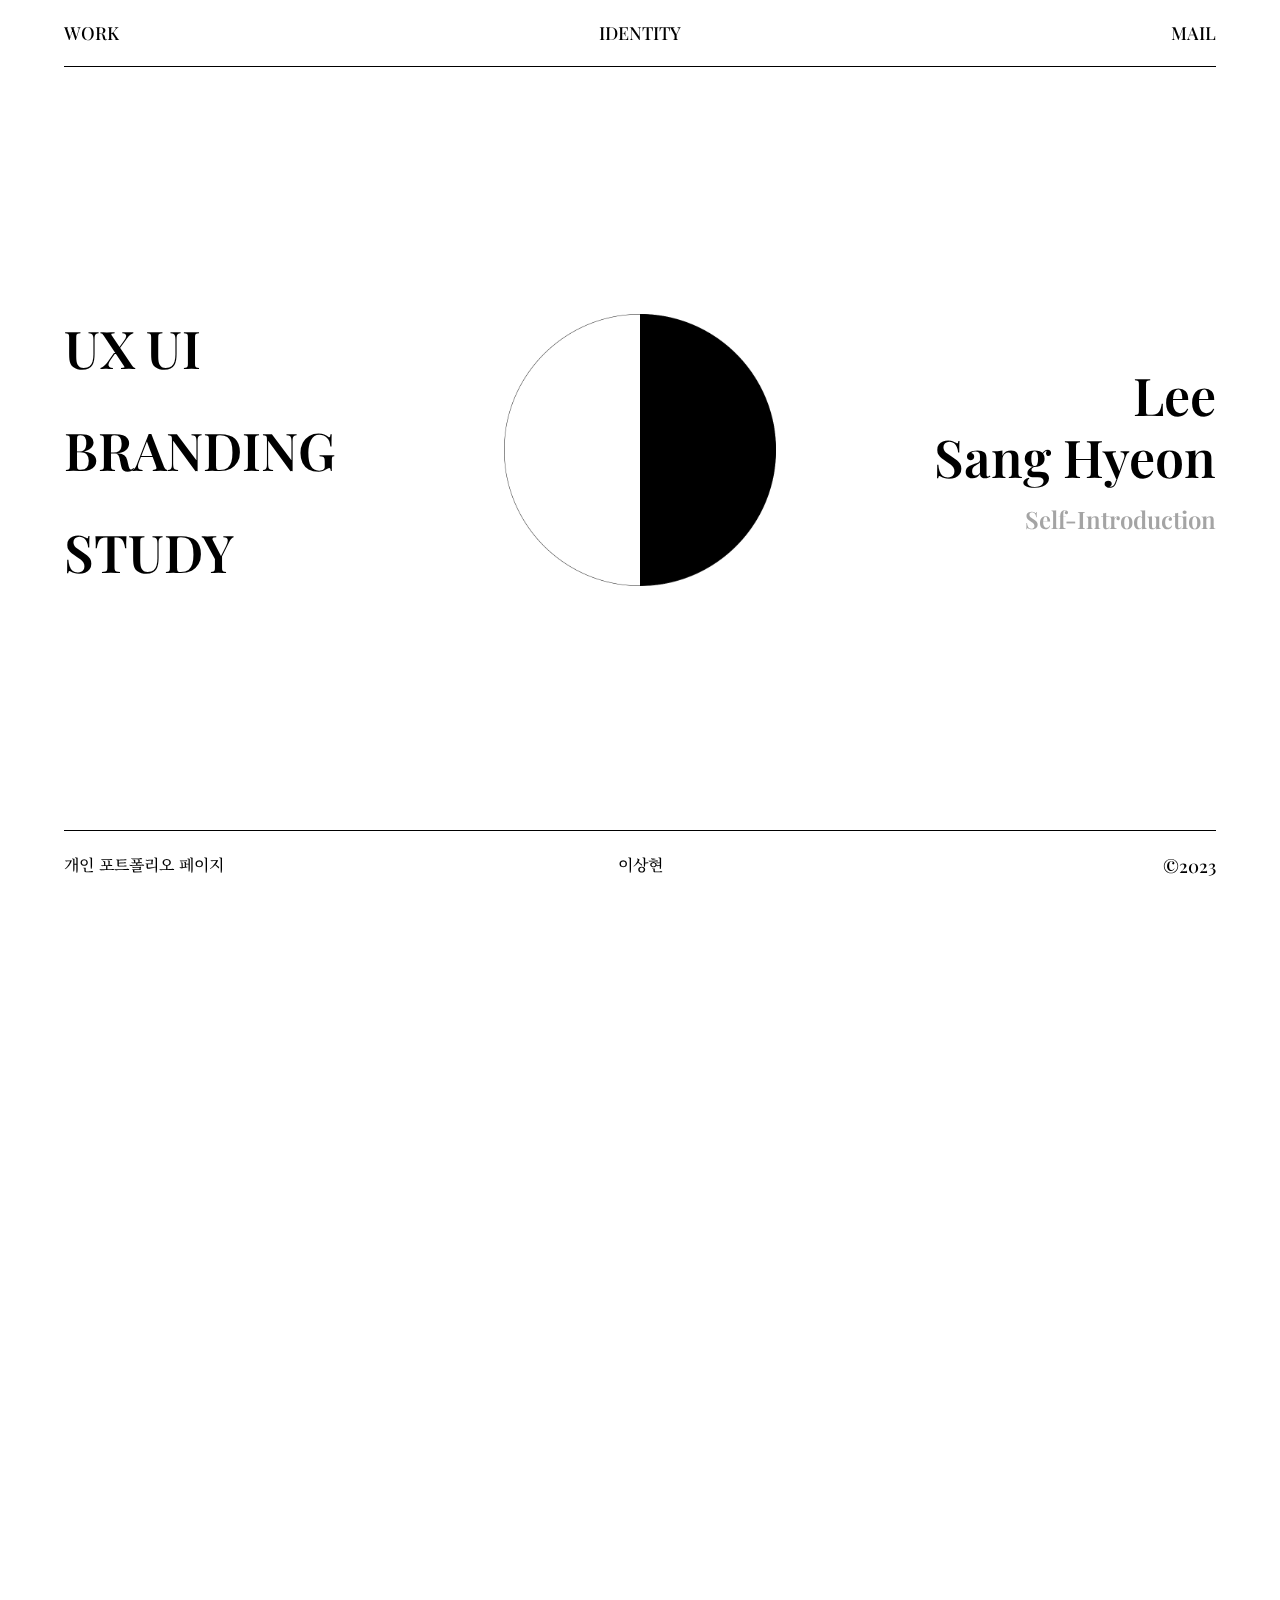
<file: index.html>
<!DOCTYPE html>
<html lang="ko">

<head>
    <meta charset="UTF-8">
    <meta http-equiv="X-UA-Compatible" content="IE=edge">
    <meta name="viewport" content="width=device-width, initial-scale=1.0">
    <title>microleesh</title>
    <!-- 
        작성해야할 css
        1. reset 파일
        2. maindesign 파일 - 이름 microleesh.css로 작성하기 
    -->
    <link rel="stylesheet" href="./css/m_default.css">
    <link rel="stylesheet" href="./css/microleesh.css">
    <link rel="stylesheet" href="./css/page.css">
    <script src="./js/match2.js"></script>
    <script type="module" src="./js/main.js"></script>
</head>

<body>
    <!--
          체크리스트
          1. html, css 유효성, 최적화 검사.
          2. hide - 접근성 준수했는가.
          3. 호환성()
        -->
    <div class="container">
        <h1 class="hide">이상현 포트폴리오 페이지</h1>
        <header>
            <h2 class="hide">포트폴리오 상단 메뉴</h2>
            <nav class="header-nav">
                <ul class="header-nav-links clear">
                    <li class="header-nav-item pc"><a href="#" data-link = "0">WORK</a></li>
                    <li class="header-nav-item mobile"><a href="#" data-link = "1">MENU</a></li>
                    <li class="header-nav-item"><a href="#" data-link="2">IDENTITY</a></li>
                    <li class="header-nav-item"><a href="#" data-link="3">MAIL</a></li>
                </ul>
            </nav>
        </header>

        <div class="menu mobile">
            <h2 class="hide">portfolio 메뉴</h2>
            <div class="back">
                    <h3><a href="#">MENU</a></h3>
                    <ul class="main-nav-links">
                        <li class="main-nav-item"><a href="#" data-menu = "uxui">UX UI</a></li>
                        <li class="main-nav-item"><a href="#" data-menu = "branding">BRANDING</a></li>
                        <li class="main-nav-item"><a href="#" data-menu = "study">STUDY</a></li>
                        <li class="main-nav-item"><a href="#" data-menu = "self">Lee<br>Sang Hyeon<span>Self-Introduction</span></a></li>
                    </ul>
            </div>
        </div><!-- menu click 했을때 768, mobile에서만 보이게 -->

        <div class="identity">
            <h2 class="hide">identity 소개글</h2>
            <div class="back">
                <h3><a href="#">IDENTITY</a></h3>
                <strong>Microscope</strong>
                <p>빛의 삼원색인 RGB와 잉크의 네가지 색인 CMYK <br>화이트와 블랙. 단순해 보이는 이 색상들은 알고 보면 다양한 색의 혼합입니다. <br>무채색 안에 모여있는 다양한 색을 볼
                    수 있는 현미경과 눈동자를 형상화했습니다. <br><br>대상을 바라볼 때 자세하게 그것의 색과 아름다움을 <br>찾을 수 있는 디자이너라는 뜻을 담고 있습니다.</p>
            </div>
        </div><!-- identity 클릭했을때-->

        <div class="uxui" data-main="false">
            <h2 class="hide">uxui</h2>
            <div class="back">
                <h3><a href="#">MENU</a></h3>
                <h3><a href="#">WORK</a></h3>
                <strong>UX UI</strong>
                <div class="list-container">
                    <a href="#" class="list-box">
                        <div>
                            <h4>disney</h4>
                        </div>
                    </a>
                    <a href="#" class="list-box">
                        <div>
                            <h4>disney</h4>
                        </div>
                    </a>
                </div>
            </div>
        </div><!-- ux ui -->

        <div class="branding" data-main="false">
            <h2 class="hide">branding</h2>
            <div class="back">
                <h3><a href="#">MENU</a></h3>
                <h3><a href="#">WORK</a></h3>
                <strong>BRANDING</strong>
                <div class="list-container2">
                    <div class="list-box">
                        <a href="./tascoPage.html">
                            <h4 class="hide">SCK</h4>
                        </a>
                    </div>
                    <div class="list-box">
                        <a href="./tascoPage.html">
                            <h4 class="hide">전원공간</h4>
                        </a>
                    </div>
                    <div class="list-box">
                        <a href="./tascoPage.html">
                            <h4 class="hide">사천도서관</h4>
                        </a>
                    </div>
                    <div class="list-box">
                        <a href="./tascoPage.html">
                            <h4 class="hide">Dunngun</h4>
                        </a>
                    </div>
                    <div class="list-box">
                        <a class="tasco" href="./tascoPage.html">
                            <h4 class="hide">TASCO</h4>
                        </a>
                    </div>
                </div>
            </div>
        </div><!-- branding -->

        <div class="study" data-main="false">
            <h2 class="hide">study</h2>
            <div class="back">
                <h3><a href="#">MENU</a></h3>
                <h3><a href="#">WORK</a></h3>
                <strong>STUDY</strong>
                <div class="list-container">
                    <a href="#" class="list-box">
                        <div>
                            <h4>github</h4>
                        </div>
                    </a>
                </div>
            </div>
        </div><!-- study -->

        <div class="leesanghyeon" data-main="false">
            <h2 class="hide">leesanghyeon</h2>
            <div class="back">
                <h3><a href="#">MENU</a></h3>
                <h3><a href="#">이상현</a></h3>
                <strong>Lee Sang Hyeon</strong>
                <div class="list-container3">
                    <a href="#"  class="list-box">
                        <div>
                            <h4>이력서 CV</h4>
                        </div>
                    </a>
                    <a href="#"  class="list-box">
                        <div>
                            <h4>자기소개서</h4>
                        </div>
                    </a>
                </div>
            </div>
        </div><!-- sanghyeon -->

        <section class="main-visual">
            <h2 class="hide">작품 및 자기소개 메뉴</h2>
            <nav class="main-nav">
                <ul class="main-nav-links">
                    <li class="main-nav-item"><a href="#" data-menu="uxui">UX UI</a></li>
                    <li class="main-nav-item"><a href="#" data-menu="branding">BRANDING</a></li>
                    <li class="main-nav-item"><a href="#" data-menu="study">STUDY</a></li>
                    <li class="main-nav-item">
                        <a href="#" data-menu="self">
                            <span>Lee</span>
                            <span>Sang Hyeon</span>
                            <span>Self-Introduction</span>
                        </a>
                    </li>
                </ul>
            </nav>
            <!--a tag div로 감싸야하는지 css 해보고 판단. -->
            <a href="#" class="main-identity">
                <span class="hide">개인 아이덴티티 로고</span>
                <img src="./img/microleesh/microleesh-logo.png" alt="microleeshlogo">
            </a>
        </section>

        <footer>
            <h2 class="hide">하단 페이지 소개글</h2>
            <div class="footer-indicate">
                <ul class="footer-indicate-list clear">
                    <li class="footer-indicate-item">개인 포트폴리오 페이지</li>
                    <li class="footer-indicate-item">이상현</li>
                    <li class="footer-indicate-item">©2023</li>
                </ul>
            </div>
        </footer>
    </div><!-- container -->

  
   
    
</body>

</html>
</file>
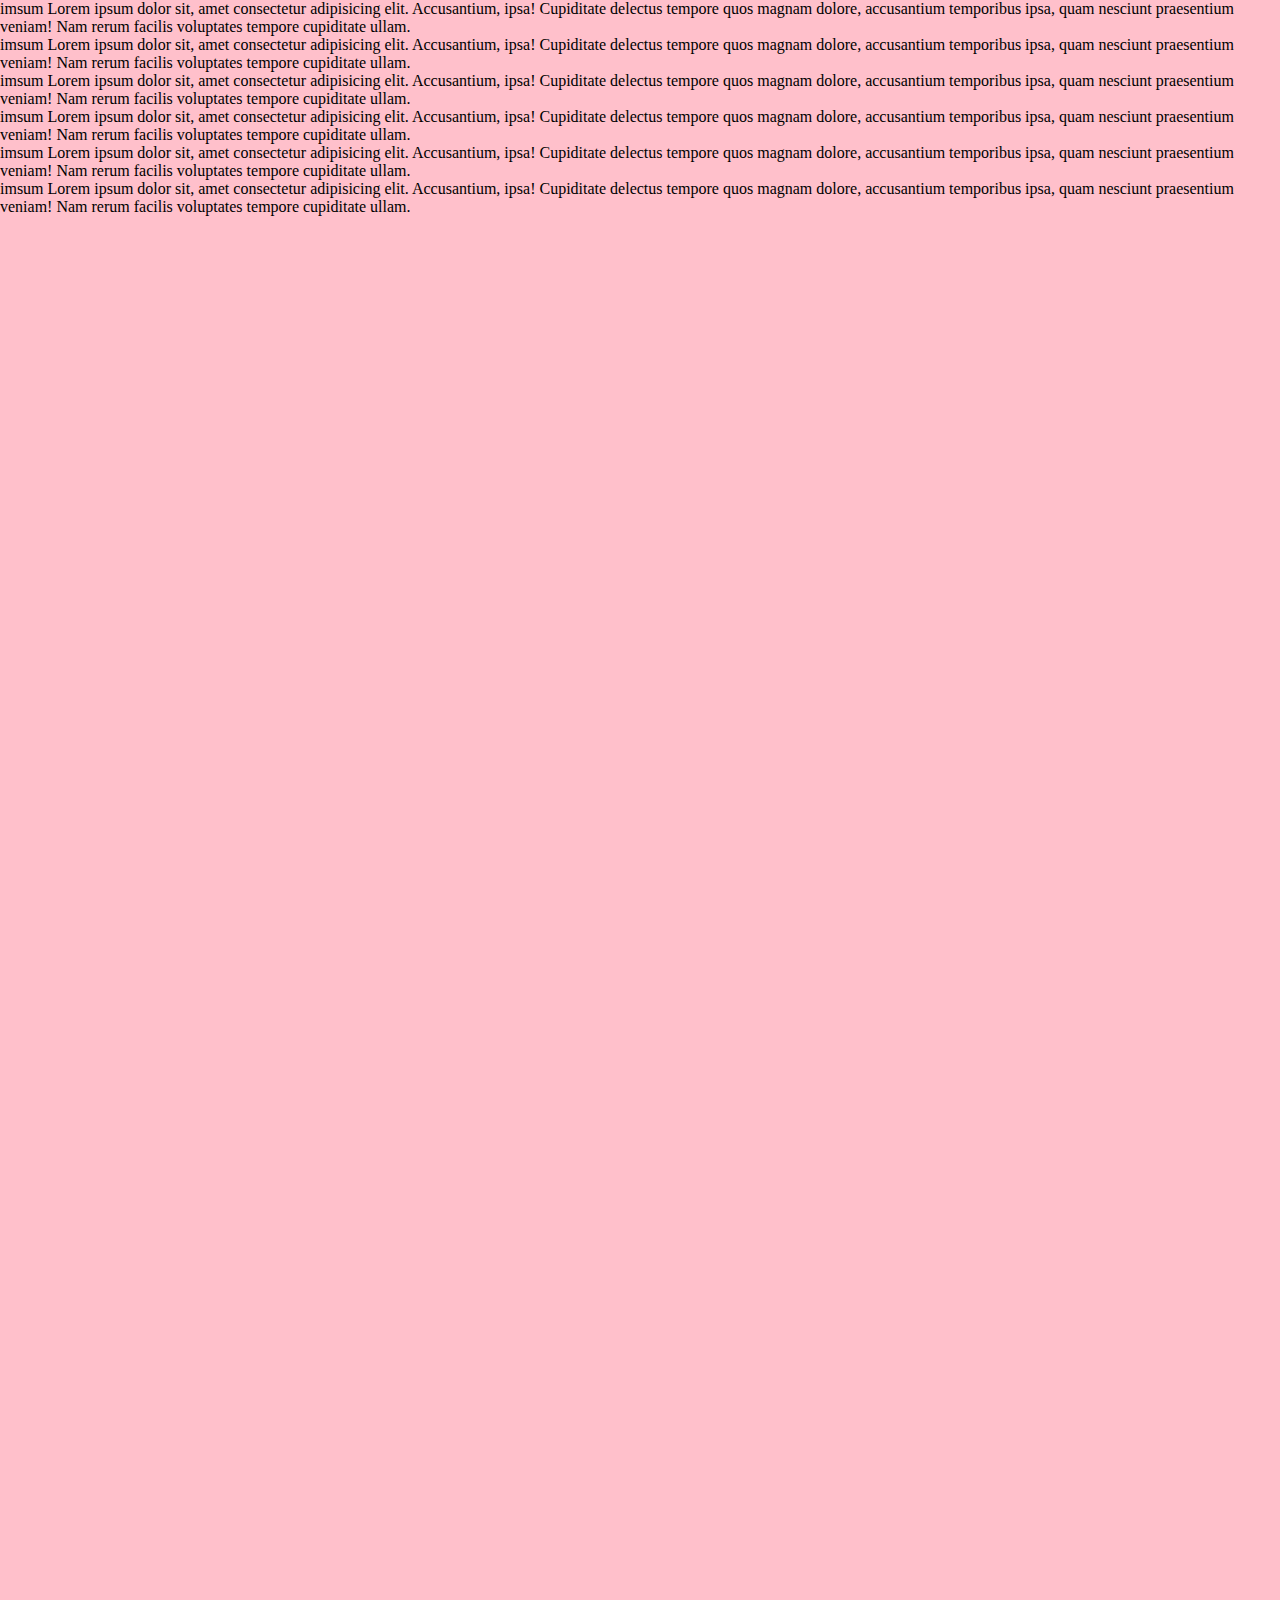
<file: tascoPage.html>
<!DOCTYPE html>
<html lang="ko">

<head>
    <meta charset="UTF-8">
    <meta http-equiv="X-UA-Compatible" content="IE=edge">
    <meta name="viewport" content="width=device-width, initial-scale=1.0">
    <title>microleesh</title>
    <style>
        body{
            margin:0;
            padding:0;
            border:0;
        }
        .container {
            width: 100%;
            height: 3000px;
            background-color: pink;
        }
    </style>
</head>

<body>
    <!--
          체크리스트
          1. html, css 유효성, 최적화 검사.
          2. hide - 접근성 준수했는가.
          3. 호환성()
        -->
    
        <!-- 속성명이 container 인 class의 내용을 바꾸어라.-->
        <!-- 나가기 클릭하면 다시 전의 브랜드 메뉴 페이지로 돌아가라. 쿠키이용? -->
        
        <div class="container">
            <div class="box">
                <div>
                    imsum Lorem ipsum dolor sit, amet consectetur adipisicing elit. Accusantium, ipsa! Cupiditate delectus tempore quos magnam dolore, accusantium temporibus ipsa, quam nesciunt praesentium veniam! Nam rerum facilis voluptates tempore cupiditate ullam.    
                </div>
                <div>
                    imsum Lorem ipsum dolor sit, amet consectetur adipisicing elit. Accusantium, ipsa! Cupiditate delectus tempore quos magnam dolore, accusantium temporibus ipsa, quam nesciunt praesentium veniam! Nam rerum facilis voluptates tempore cupiditate ullam.    
                </div>
                <div>
                    imsum Lorem ipsum dolor sit, amet consectetur adipisicing elit. Accusantium, ipsa! Cupiditate delectus tempore quos magnam dolore, accusantium temporibus ipsa, quam nesciunt praesentium veniam! Nam rerum facilis voluptates tempore cupiditate ullam.    
                </div>
                <div>
                    imsum Lorem ipsum dolor sit, amet consectetur adipisicing elit. Accusantium, ipsa! Cupiditate delectus tempore quos magnam dolore, accusantium temporibus ipsa, quam nesciunt praesentium veniam! Nam rerum facilis voluptates tempore cupiditate ullam.    
                </div>
                <div>
                    imsum Lorem ipsum dolor sit, amet consectetur adipisicing elit. Accusantium, ipsa! Cupiditate delectus tempore quos magnam dolore, accusantium temporibus ipsa, quam nesciunt praesentium veniam! Nam rerum facilis voluptates tempore cupiditate ullam.    
                </div>
                <div>
                    imsum Lorem ipsum dolor sit, amet consectetur adipisicing elit. Accusantium, ipsa! Cupiditate delectus tempore quos magnam dolore, accusantium temporibus ipsa, quam nesciunt praesentium veniam! Nam rerum facilis voluptates tempore cupiditate ullam.    
                </div>
            </div>
        </div>
   
    
</body>

</html>
</file>
<file: css/m_default.css>
@charset 'uft-8';

@import url('https://fonts.googleapis.com/css2?family=Noto+Serif+KR:wght@300;400;500;600&family=Playfair+Display:wght@400;500;600&display=swap');

html {
    font-family: 'Playfair Display', serif, 'Noto Serif KR', serif;
    font-size: 0.625em; /*10pt*/
    word-wrap: break-word; /*text넘치면 줄바꿈 되게.*/
}

body {
    -webkit-font-smoothing: antialiased;
    line-height:1;
}

html, body, div, span, applet, object, iframe,
h1, h2, h3, h4, h5, h6, p, blockquote, pre,
a, abbr, acronym, address, big, cite, code,
del, dfn, em, img, ins, kbd, q, s, samp,
small, strike, strong, sub, sup, tt, var,
b, u, i, center,
dl, dt, dd, ol, ul, li,
fieldset, form, label, legend,
table, caption, tbody, tfoot, thead, tr, th, td,
article, aside, canvas, details, embed,
figure, figcaption, footer, header, hgroup,
menu, nav, output, ruby, section, summary,
time, mark, audio, video {
    margin:0;
    padding:0;
    border:0;
/*    font-size: 100%; 16px로 바뀜 위에 10px로 적용해도*/
/*    font: inherit; 폰트가 기본으로 바뀜*/
    box-sizing:border-box;
    vertical-align: baseline;
}
article, aside, details, figcaption, figure,
footer, header, hgroup, menu, nav, section {
    display:block;
}
a {text-decoration:none; color: inherit;}
ol, ul, li {
    list-style: none;
}
table {
    border-collapse: collapse;
    border-spacing: 0;
}
img {
	max-width: 100%;
	height: auto;
	border: 0;
    vertical-align: top;/* div 태그 안에 넣었을 때 생기는 하단여백 없애기*/
}
button {
	border: 0;
	background: transparent;
	cursor: pointer;
}
</file>
<file: css/microleesh.css>
/*common*/

::-webkit-scrollbar {
    display: none;
}
html {
    height: 100%;
}

body { 
    height: 300%;
    scroll-behavior: smooth;
}


.hide {
    overflow: hidden; 
    display: block; 
    position: absolute; 
    border: 0; 
    width: 1px; 
    height: 1px; 
    clip: rect(1px, 1px, 1px, 1px);
}
.clear {clear: both;}
.clear:after {content: ""; display: block; clear: both;}
.back {
    position: fixed;
    overflow: hidden;
    width: 100%;
    height: 100%;
    background-color: rgba(0, 0, 0, 0.9);
    backdrop-filter: blur(2px);
    cursor: pointer;
}
.back2 {
    width: 100%;
    height: 100%;
}
.scroll-rock {
    overflow: hidden;
}
/* 750 - mobile */

.pc {
    display: none;
}

header {
    position: fixed;/* relative로 하면 back 이랑 문제생김*/
    top: 0;
    width: 100vw;
    height: 75px;
    /* pointer-events: none; */
}
.header-nav {
    width: 89.333%; /*670/750*100*/
    height: 100%;
    margin: 0 auto;
    /* pointer-events: none; */
}
.header-nav .header-nav-links {
    position: relative;
    top: 50%;
    transform: translateY(-50%);
    /* pointer-events: all; */
}
.header-nav .header-nav-links .header-nav-item {
    font-family: 'Playfair Display', serif;
    font-weight: 500;
    font-size: 2.4rem;
    color: #000;
    float: left;
    pointer-events: all;
}
.header-nav .header-nav-links .header-nav-item:nth-child(2) {
    display: block;
}
.header-nav .header-nav-links .header-nav-item:nth-child(3) {
    position: absolute;
    left: 50%;
    transform: translateX(-50%);
}
.header-nav .header-nav-links .header-nav-item:nth-child(4) {
    float: right;
    padding-right: 0;
}
.header-nav:after {
    content: '';
    position: absolute;
    margin: 0 auto;
    top: 75px;
    width: 89.333%;
    height: 1px;
    background: #000;
}

.menu {
    position: fixed;
    left: 0;
    right: 0;
    width: 100vw;
    height: 100vh;
    color: #a4a4a4;
    transform: translateX(-100%);
	transform-origin: left;
	transition: 0.5s;
	will-change: transform;
}
.menu.active{
    transform: translateX(0);
}
.menu h3 {
    font-family: 'Playfair Display', serif;
    font-weight: 500;
    font-size: 2.4rem;
    opacity: 0;
    transition: 0.6s 0.5s;
    position: relative;
    width: 89.333%;
    height: 75px;
    margin: 0 auto;
    pointer-events: none;
}
.menu h3 a {
    position: absolute;
    top: 50%;
    transform: translateY(-50%);
}


.menu .main-nav-links {
    position:relative;
    /* top: 76px; */
    left: 50%;
    transform: translateX(-50%);
    width: 89.333%;
    height: calc(100vh - 152px);
    pointer-events: none;
}
.menu .main-nav-links .main-nav-item {
    font-family: 'Playfair Display', serif;
    font-weight: 500;
    font-size: 2rem;
}
.menu .main-nav-links .main-nav-item a {
    pointer-events: all;
}
.menu .main-nav-links .main-nav-item:nth-child(4) a {
    display: inline-block;
}
.menu .main-nav-links .main-nav-item:nth-child(4) span {
    display: block;
    font-size: 1.2rem;
}
.menu .main-nav-links .main-nav-item:nth-child(1) {
    margin-top: 13.814vh; /* 92px / 666px */
    opacity: 0;
    transition: 0.8s 1s;
}
.menu .main-nav-links .main-nav-item:nth-child(2) {
    margin-top: 13.814vh; /* 92px / 666px */
    opacity: 0;
    transition: 0.8s 1.1s;
}
.menu .main-nav-links .main-nav-item:nth-child(3) {
    margin-top: 13.814vh;
    opacity: 0;
    transition: 0.8s 1.2s;
}
.menu .main-nav-links .main-nav-item:nth-child(4) {
    margin-top: 13.814vh;
    line-height: 2.3rem;
    opacity: 0;
    transition: 0.8s 1.3s;
}

.menu.active h3,
.menu.active .main-nav-links .main-nav-item {
    opacity: 1;
}


/*menu-close*/


.menu.close .main-nav-links .main-nav-item:nth-child(1) {
    margin-top: 13.814vh; /* 92px / 666px */
    opacity: 0;
    transition-duration: 0.8s;
	transition-delay: 1s;
}
.menu.close .main-nav-links .main-nav-item:nth-child(2) {
    margin-top: 13.814vh; /* 92px / 666px */
    opacity: 0;
    transition-duration: 0.8s;
	transition-delay: 1.1s;
}
.menu.close .main-nav-links .main-nav-item:nth-child(3) {
    margin-top: 13.814vh;
    opacity: 0;
    transition-duration: 0.8s;
	transition-delay: 1.2s;
}
.menu.close .main-nav-links .main-nav-item:nth-child(4) {
    margin-top: 13.814vh;
    line-height: 2.3rem;
    opacity: 0;
    transition-duration: 0.8s;
	transition-delay: 1.3s;
}
.menu.close .main-nav-links .main-nav-item:nth-child(4) span {
    display: block;
    font-size: 1.2rem;
}
.menu.close{
    transition-duration: 0.8s;
	transition-delay: 1.6s;
    transform: translateX(-100%);
}




.identity {
    position: fixed;
    z-index: 10;
    left: 0;
    right: 0;
    width: 100vw;
    height:100vh;
    color: #a4a4a4;
    transform: translateY(-100%);
    transform-origin: top;
    transition: 0.5s;
    will-change: transform;
}
.identity.active{
    transform: translateY(0);
}
.identity h3 {
    font-family: 'Playfair Display', serif;
    font-weight: 500;
    font-size: 2.4rem;
    opacity: 0;
    transition: 0.6s 0.5s;
    position: relative;
    width: 89.333%;
    height: 75px;
    margin: 0 auto;
    pointer-events: none;
}
.identity h3 a {
    position: absolute;
    top: 50%;
    left: 50%;
    transform: translate(-50%, -50%);
}
.identity strong {
    position: relative;
    display: inline-block;
    left: 50%;
    transform: translateX(-50%);
    font-weight: 400;
    font-size: 2rem;
    margin-top: 18.5144vh;
    opacity: 0;
    transition-duration: 0.8s;
	transition-delay: 1s;
    pointer-events: none;
}
.identity p {
    position: absolute;
    top: 50%;
    left: 50%;
    transform: translate(-50%, -50%);
    width: 89.866vw;
    font-family: 'Noto Serif KR', serif;
    font-weight: 400;
    font-size: 1.2rem;
    line-height: 1.9;
    word-break: keep-all;
    text-align: center;
    opacity: 0;
    transition-duration: 0.8s;
	transition-delay: 1.1s;
    pointer-events: none;
}

.identity.active h3,
.identity.active strong,
.identity.active p {
    opacity: 1;
}

/*identity close*/
.identity.close{
    transition-duration: 0.8s;
	transition-delay: 1.6s;
    transform: translateY(-100%);
}



.uxui {
    position: fixed;
    z-index: 10;
    left: 0;
    right: 0;
    width: 100vw;
    height: 100vh;
    color: #a4a4a4;
    opacity: 0;
    transform: translateX(-150%);
	transform-origin: left;
	transition: 0.9s 2.4s;
	will-change: transform;
}
.uxui[data-main = 'true']{
    transform: translateX(0);
    opacity: 1;
}

.uxui h3 {
    font-family: 'Playfair Display', serif;
    font-weight: 500;
    font-size: 2.4rem;
    position: relative;
    width: 89.333%;
    height: 75px;
    margin: 0 auto;
}
.uxui h3:nth-child(2) {
    display: none;
}
.uxui h3 a{
    position: absolute;
    top: 50%;
    transform: translateY(-50%); 
}
.uxui strong {
    position: absolute;
    top: 0;
    left: 50%;
    transform: translateX(-50%);
    font-family: 'Playfair Display', serif;
    font-weight: 600;
    font-size: 2rem;
    margin-top: 26.653vh; /* 258 / 968 */
}
.uxui .list-container {
    position: absolute;
    top: 0;
    left: 9.867%; /* 74 / 750 */
    margin-top: 38.636vh; /* 374 / 968 */
    white-space: nowrap; /*줄넘김 없게*/
    font-size: 0;/*인라인 공백 없애기 - 부모에 폰싸 0주기*/
    transition: 0.1s;
}
.uxui .list-container .list-box {
    display: inline-block; /*relative하면 연결이 안됨.*/
    width: 299px; /* 598px */
    height: 133px;
    margin-right: 28px;
    background: url(../img/microleesh/disneysumnail.jpg) no-repeat center top;
    background-size:cover;
}
.uxui .list-container .list-box:nth-child(2) {
    background-image: url(../img/microleesh/microleesh-logo.png);
}
.uxui .list-container .list-box div {
    position: relative;
    width: 100%;
    height: 100%;
} 
.uxui .list-container .list-box div::before {
    content: '';
    position: absolute;
    left: 0;
    top: 0;
    width: 100%;
    height: 100%;
    background: rgba(0, 0, 0, 0.7);
    transition: 0.8s;
}
.uxui .list-container .list-box div:hover::before {
    background: rgba(0, 0, 0, 0);
}
.uxui .list-container .list-box h4 {
    position: absolute;
    top: 50%;
    left: 50%;
    transform: translate(-50%, -50%);
    font-family: 'Playfair Display', serif;
    color: #a4a4a4;
    font-size: 20px;
}


/*uxui close*/
.uxui[data-main = 'false']{
    transition: 0.8s 1s;
    transform: translateX(-100%);
}



.branding {
    position: fixed;
    z-index: 10;
    left: 0;
    right: 0;
    width: 100vw;
    height: 100vh;
    color: #a4a4a4;
    opacity: 0;
    transform: translateX(-150%);/*-150*/
	transform-origin: left;
	transition: 0.9s 2.4s;
	will-change: transform;
}
.branding[data-main = 'true']{
    transform: translateX(0);
    opacity: 1;
}
.branding h3 {
    font-family: 'Playfair Display', serif;
    font-weight: 500;
    font-size: 2.4rem;
    position: relative;
    width: 89.333%;
    height: 75px;
    margin: 0 auto;
    
}
.branding h3:nth-child(2) {
    display: none;
}
.branding h3 a{
    position: absolute;
    top: 50%;
    transform: translateY(-50%); 
}
.branding strong {
    position: absolute;
    top: 0;
    left: 50%;
    transform: translateX(-50%);
    font-family: 'Playfair Display', serif;
    font-weight: 600;
    font-size: 2rem;
    margin-top: 26.653vh; /* 258 / 968 */
}
.branding .list-container2 {
    position: absolute;
    top: 0;
    left: 9.867%; /* 74 / 750 */
    margin-top: 38.636vh; /* 374 / 968 */
    white-space: nowrap; /*줄넘김 없게*/
    font-size: 0;/*인라인 공백 없애기 - 부모에 폰싸 0주기*/
    transition: 0.1s;
}
.branding .list-container2 .list-box {
    display: inline-block; /*relative하면 연결이 안됨.*/
    width: 299px; /* 598px */
    height: 133px;
    margin-right: 28px;
    background: url(../img/microleesh/sckSumnail.jpg) no-repeat center top;
    background-size:cover;
}
.branding .list-container2 .list-box:nth-child(2) {
    background-image: url(../img/microleesh/전원공간sumnail.jpg);
}
.branding .list-container2 .list-box:nth-child(3) {
    background-image: url(../img/microleesh/사천도서관sumnail.jpg);
}
.branding .list-container2 .list-box:nth-child(4) {
    background-image: url(../img/microleesh/dunngunsumnail.jpg);
}
.branding .list-container2 .list-box:nth-child(5) {
    background-image: url(../img/microleesh/tascosumnail.jpg);
}

.branding .list-container2 .list-box a {
    display: inline-block;
    position: relative;
    width: 100%;
    height: 100%;
} 
.branding .list-container2 .list-box a::before {
    content: '';
    position: absolute;
    left: 0;
    top: 0;
    width: 100%;
    height: 100%;
    background: rgba(0, 0, 0, 0.7);
    transition: 0.8s;
}
.branding .list-container2 .list-box a:hover::before {
    background: rgba(0, 0, 0, 0);
}
.branding .list-container2 .list-box h4 {
    position: absolute;
    top: 50%;
    left: 50%;
    transform: translate(-50%, -50%);
    font-family: 'Playfair Display', 'Noto Serif KR', serif;
    color: #a4a4a4;
    font-size: 20px;
}

/*branding close*/
.branding[data-main = 'false']{
    transition: 0.8s 1s;
    transform: translateX(-100%);
}



.study {
    position: fixed;
    z-index: 10;
    left: 0;
    right: 0;
    width: 100vw;
    height: 100vh;
    color: #a4a4a4;
    opacity: 0;
    transform: translateX(-150%);/*-150*/
	transform-origin: left;
	transition: 0.9s 2.4s;
	will-change: transform;
}
.study[data-main = 'true']{
    transform: translateX(0);
    opacity: 1;
}
.study h3 {
    font-family: 'Playfair Display', serif;
    font-weight: 500;
    font-size: 2.4rem;
    position: relative;
    width: 89.333%;
    height: 75px;
    margin: 0 auto;
    
}
.study h3:nth-child(2) {
    display: none;
}
.study h3 a{
    position: absolute;
    top: 50%;
    transform: translateY(-50%); 
}
.study strong {
    font-family: 'Playfair Display', 'Noto Serif KR', serif;
    position: absolute;
    top: 0;
    left: 50%;
    transform: translateX(-50%);
    font-weight: 600;
    font-size: 2rem;
    margin-top: 26.653vh; /* 258 / 968 */
}
.study .list-container {
    position: absolute;
    top: 0;
    left: 50%; /* 74 / 750 */
    transform: translateX(-50%);
    margin-top: 38.636vh; /* 374 / 968 */
    white-space: nowrap; /*줄넘김 없게*/
    font-size: 0;/*인라인 공백 없애기 - 부모에 폰싸 0주기*/
    transition: 0.1s;
}
.study .list-container .list-box {
    display: inline-block; /*relative하면 연결이 안됨.*/
    width: 299px; /* 598px */
    height: 133px;
    background: url(../img/microleesh/disneysumnail.jpg) no-repeat center top;
    background-size:cover;
}
.study .list-container .list-box:nth-child(2) {
    background-image: url(../img/microleesh/microleesh-logo.png);
}
.study .list-container .list-box div {
    position: relative;
    width: 100%;
    height: 100%;
} 
.study .list-container .list-box div::before {
    content: '';
    position: absolute;
    left: 0;
    top: 0;
    width: 100%;
    height: 100%;
    background: rgba(0, 0, 0, 0.7);
    transition: 0.8s;
}
.study .list-container .list-box div:hover::before {
    background: rgba(0, 0, 0, 0);
}
.study .list-container .list-box h4 {
    font-family: 'Playfair Display', 'Noto Serif KR', serif;
    position: absolute;
    top: 50%;
    left: 50%;
    transform: translate(-50%, -50%);
    color: #a4a4a4;
    font-size: 20px;
}

/*study close*/
.study[data-main = 'false']{
    transition: 0.8s 1s;
    transform: translateX(-100%);
}



.leesanghyeon {
    position: fixed;
    z-index: 10;
    left: 0;
    right: 0;
    width: 100vw;
    height:100vh;
    color: #a4a4a4;
    opacity: 0;
    transform: translateX(-150%);/*-150*/
	transform-origin: left;
	transition: 0.9s 2.4s;
	will-change: transform;
}
.leesanghyeon[data-main = 'true']{
    transform: translateX(0);
    opacity: 1;
}
.leesanghyeon h3 {
    font-family: 'Playfair Display', 'Noto Serif KR', serif;
    font-weight: 500;
    font-size: 2.4rem;
    position: relative;
    width: 89.333%;
    height: 75px;
    margin: 0 auto;
    
}
.leesanghyeon h3:nth-child(2) {
    display: none;
}
.leesanghyeon h3 a{
    position: absolute;
    top: 50%;
    transform: translateY(-50%); 
}
.leesanghyeon strong {
    position: absolute;
    top: 0;
    left: 50%;
    transform: translateX(-50%);
    font-family: 'Playfair Display', 'Noto Serif KR', serif;
    font-weight: 600;
    font-size: 2rem;
    margin-top: 26.653vh; /* 258 / 968 */
}
.leesanghyeon .list-container3 {
    position: absolute;
    top: 0;
    left: 9.867%; /* 74 / 750 */
    margin-top: 38.636vh; /* 374 / 968 */
    white-space: nowrap; /*줄넘김 없게*/
    font-size: 0;/*인라인 공백 없애기 - 부모에 폰싸 0주기*/
    transition: 0.1s;
}
.leesanghyeon .list-container3 .list-box {
    display: inline-block; /*relative하면 연결이 안됨.*/
    width: 299px; /* 598px */
    height: 133px;
    margin-right: 28px;
    background: url(../img/microleesh/disneysumnail.jpg) no-repeat center top;
    background-size:cover;
}
.leesanghyeon .list-container3 .list-box:nth-child(2) {
    background-image: url(../img/microleesh/microleesh-logo.png);
}
.leesanghyeon .list-container3 .list-box div {
    position: relative;
    width: 100%;
    height: 100%;
} 
.leesanghyeon .list-container3 .list-box div::before {
    content: '';
    position: absolute;
    left: 0;
    top: 0;
    width: 100%;
    height: 100%;
    background: rgba(0, 0, 0, 0.7);
    transition: 0.8s;
}
.leesanghyeon .list-container3 .list-box div:hover::before {
    background: rgba(0, 0, 0, 0);
}
.leesanghyeon .list-container3 .list-box h4 {
    position: absolute;
    top: 50%;
    left: 50%;
    transform: translate(-50%, -50%);
    font-family: 'Playfair Display', 'Noto Serif KR', serif;
    color: #a4a4a4;
    font-size: 20px;
}

/*leesanghyeon close*/
.leesanghyeon[data-main = 'false']{
    transition: 0.8s 1s;
    transform: translateX(-100%);
}


.main-visual {
}
.main-visual .main-nav {
    display: none;
}
.main-visual .main-nav .main-nav-links {}
.main-visual .main-identity img {
    position: fixed;
    z-index: -1;
    width: 49.333vw; /*이전 - 49.333vw*/
    top: 50%;
    left: 50%;
    transform: translate(-50%, -50%);
}

footer {
    position: fixed;
    bottom: 0;
    width: 100vw;
    height: 75px;
    z-index: -1;
}
footer .footer-indicate {
    width: 89.333%; /*670/750*100*/
    height: 100%;
    margin: 0 auto;
}
footer .footer-indicate:after {
    content: '';
    position: absolute;
    margin: 0 auto;
    bottom: 75px;
    width: 89.333%;
    height: 1px;
    background: #000;
}
footer .footer-indicate .footer-indicate-list {
    position: relative;
    top: 50%;
    transform: translateY(-50%);
}
footer .footer-indicate .footer-indicate-list .footer-indicate-item:first-child {display: none;}
footer .footer-indicate .footer-indicate-list .footer-indicate-item:nth-child(2) {
    font-family: 'Noto Serif KR', serif;
    font-weight: 500;
    font-size: 2.3rem;
    color: #000;
    float: left;
}
footer .footer-indicate .footer-indicate-list .footer-indicate-item:nth-child(3) {
    font-family: 'Playfair Display', serif;
    font-weight: 500;
    font-size: 2.4rem;
    color: #000;
    float: right;
}




/* start tablet 768 */
@media all and (min-width:768px){
    .pc {
        display: none;
    }
    
    header {
        height: 66px;
        /* pointer-events: none; */
    }
    .header-nav {
        width: 87.2395%;/*670/768*100*/
    }
    .header-nav .header-nav-links .header-nav-item {
        font-size: 1.8rem;
    }
    .header-nav:after {
        top: 66px;
        width: 87.2395%;
    }
    
    
    .menu h3 {
        font-size: 1.8rem;
        width: 87.2395%;/*670/768*100*/
        height: 66px;
    }
    
    
    .menu .main-nav-links {
        position:absolute;
        top: 67px; /*변경*/
        left: 50%;
        transform: translateX(-50%);
        width: 87.2395%;/*670/768*100*//*변경*/
        height: calc(100vh - 137px);/*변경*/
    }
    .menu .main-nav-links .main-nav-item {
        font-family: 'Playfair Display', serif;
        font-weight: 500;
        font-size: 3.6rem;/*변경*/
    }
    .menu .main-nav-links .main-nav-item a {
        pointer-events: all;
    }
    .menu .main-nav-links .main-nav-item:nth-child(1) {
        position: absolute;
        top: 38%;
        margin-top: 0; /* 92px / 666px */
        opacity: 0;
        transition: 0.8s 1s;
    }
    .menu .main-nav-links .main-nav-item:nth-child(2) {
        position: absolute;
        top: 50%;
        transform: translateY(-50%);
        margin-top: 0; /* 92px / 666px */
        opacity: 0;
        transition: 0.8s 1.1s;
    }
    .menu .main-nav-links .main-nav-item:nth-child(3) {
        position: absolute;
        top: 57%;
        margin-top: 0;
        opacity: 0;
        transition: 0.8s 1.2s;
    }
    .menu .main-nav-links .main-nav-item:nth-child(4) {
        position: absolute;
        right: 0;
        top: 50%;
        transform: translateY(-50%);
        margin: 0;
        line-height: 4rem;
    }
    .menu .main-nav-links .main-nav-item:nth-child(4) span {
        display: block;
        font-size: 1.2rem;
    }
    
    .menu.active h3,
    .menu.active .main-nav-links .main-nav-item {
        opacity: 1;
    }
    
    
    /*menu-close*/
    
    
    .menu.close .main-nav-links .main-nav-item:nth-child(1) {
        top: 38%;
        margin-top: 0; 
        opacity: 0;
        transition-duration: 0.8s;
        transition-delay: 1s;
    }
    .menu.close .main-nav-links .main-nav-item:nth-child(2) {
        top: 50%;
        transform: translateY(-50%);
        margin-top: 0; 
        opacity: 0;
        transition-duration: 0.8s;
        transition-delay: 1.1s;
    }
    .menu.close .main-nav-links .main-nav-item:nth-child(3) {
        top: 57%;
        margin-top: 0;
        opacity: 0;
        transition-duration: 0.8s;
        transition-delay: 1.2s;
    }
    .menu.close .main-nav-links .main-nav-item:nth-child(4) {
        right: 0;
        top: 50%;
        transform: translateY(-50%);
        margin: 0;
        line-height: 4rem;
        opacity: 0;
        transition-duration: 0.8s;
        transition-delay: 1.3s;
    }
    .menu.close .main-nav-links .main-nav-item:nth-child(4) span {
        display: block;
        font-size: 1.2rem;
    }
    .menu.close{
        transition-duration: 0.8s;
        transition-delay: 1.6s;
        transform: translateX(-100%);
    }
    
    
    /*work-pc에서만.*/
    .work {}
    .work .main-nav-links {}
    .work .main-nav-links .main-nav-item {}
    
    .identity {
        position: fixed;
        left: 0;
        right: 0;
        width: 100vw;
        height:100vh;
        color: #a4a4a4;
        transform: translateY(-100%);
        transform-origin: top;
        transition: 0.5s;
        will-change: transform;
    }
    .identity.active{
        transform: translateY(0);
    }
    .identity h3 {
        font-family: 'Playfair Display', serif;
        font-weight: 500;
        font-size: 2.4rem;
        opacity: 0;
        transition: 0.6s 0.5s;
        position: relative;
        width: 89.333%;
        height: 75px;
        margin: 0 auto;
        pointer-events: none;
    }
    .identity h3 a {
        position: absolute;
        top: 50%;
        left: 50%;
        transform: translate(-50%, -50%);
    }
    .identity strong {
        position: relative;
        display: inline-block;
        left: 50%;
        transform: translateX(-50%);
        font-weight: 400;
        font-size: 2rem;
        margin-top: 18.5144vh;
        opacity: 0;
        transition-duration: 0.8s;
        transition-delay: 1s;
        pointer-events: none;
    }
    .identity p {
        position: absolute;
        top: 50%;
        left: 50%;
        transform: translate(-50%, -50%);
        width: 89.866vw;
        font-family: 'Noto Serif KR', serif;
        font-weight: 400;
        font-size: 1.2rem;
        line-height: 1.9;
        word-break: keep-all;
        text-align: center;
        opacity: 0;
        transition-duration: 0.8s;
        transition-delay: 1.1s;
        pointer-events: none;
    }
    
    .identity.active h3,
    .identity.active strong,
    .identity.active p {
        opacity: 1;
    }
    
    /*identity close*/
    .identity.close{
        transition-duration: 0.8s;
        transition-delay: 1.6s;
        transform: translateY(-100%);
    }
    
    
    
    
    .uxui h3 {
        font-size: 1.8rem;
        width: 87.2395%;/*670/768*100*/
        height: 66px;
    }
    .uxui h3 a{
        position: absolute;
        top: 50%;
        transform: translateY(-50%); 
    }
    .uxui strong {
        font-size: 3.6rem;
        margin-top: 24.174vh; /* 234 / 968 */
    }
    /* .uxui .list-container {
        left: 27.3437%;  210 / 768 brand따라가기
        margin-top: 35.7438vh;  346 / 968
    } */
    .uxui .list-container {
        left: 50%; 
        transform: translateX(calc(-50% + 14px));
        /* 14px은 list-box의 margin-right 28px을 2로 나눈것 */
        margin-top: 35.7438vh; /* 346 / 968 */
    }
    .uxui .list-container .list-box {
        width: 320px; /* 598px */
        height: 265px;
    }
    
    
    
   
    
    
    
    .branding h3 {
        font-size: 1.8rem;
        width: 87.2395%;/*670/768*100*/
        height: 66px;
        
    }
    .branding strong {
        font-size: 3.6rem;
        margin-top: 24.174vh; /* 234 / 968 */
    }
    .branding .list-container2 {
        left: 27.3437%; /* 210 / 768 brand따라가기 */
        margin-top: 35.7438vh; /* 346 / 968 */
    }
    .branding .list-container2 .list-box {
        width: 320px; 
        height: 265px;
        margin-right: 28px;
    }
    
    
    
    
    
    
   
    .study h3 {
        font-size: 1.8rem;
        width: 87.2395%;/*670/768*100*/
        height: 66px;
    }
    
    .study strong {
        font-size: 3.6rem;
        margin-top: 24.174vh; /* 234 / 968 */
    }
    .study .list-container {
        margin-top: 35.7438vh; /* 346 / 968 */
    }
    .study .list-container .list-box {
        width: 320px; /* 598px */
        height: 265px;
    }
    

    
    
    
    
    .leesanghyeon h3 {
        font-size: 1.8rem;
        width: 87.2395%;/*670/768*100*/
        height: 66px;
    }
    .leesanghyeon h3:nth-child(1){
        display:none;
    }
    .leesanghyeon h3:nth-child(2){
        display: block;
        position: absolute;
        width: 100vw;
        left: 0;
        bottom: 0;
    }
    .leesanghyeon h3:nth-child(2) a {
        left: 50%;
        transform: translate(-50%, -50%);
    }
    .leesanghyeon strong {
        font-size: 3.6rem;
        margin-top: 24.174vh; /* 234 / 968 */
    }
    .leesanghyeon .list-container3 {
        left: 50%; /* 74 / 750 */
        transform: translateX(calc(-50% + 14px));
        /* 14px은 list-box의 margin-right 28px을 2로 나눈것 */
        margin-top: 35.7438vh; /* 346 / 968 */
    }
    .leesanghyeon .list-container3 .list-box {
        width: 320px; 
        height: 265px;
    }
    
   


    
    
    .main-visual {

    }
    .main-visual .main-nav {
        display: none;
    }
    .main-visual .main-nav .main-nav-links {}
    .main-visual .main-identity img {
        width: 370px;/*이전 48.177vw*/
    }
    
    footer {
        height: 69px;
    }
    footer .footer-indicate {
        width: 87.2395%;/*670/768*100*/
    }
    footer .footer-indicate:after {
        bottom: 69px;
        width: 87.2395%;/*670/768*100*/
    }
    footer .footer-indicate .footer-indicate-list .footer-indicate-item:first-child {
        display: block;
        float: left;
        font-family: 'Noto Serif KR', serif;
        font-weight: 500;
        font-size: 1.6rem;
        color: #000;
    }
    footer .footer-indicate .footer-indicate-list .footer-indicate-item:nth-child(2) {
        position:absolute;
        left: 50%;
        transform: translateX(-50%);
        font-size: 1.6rem;
    }
    footer .footer-indicate .footer-indicate-list .footer-indicate-item:nth-child(3) {
        font-size: 1.8rem;
    }
    
    
} /*end tablet 768*/




@media all and (min-width:1024px){
    
    
    header {
        z-index: 1;
    }
    .header-nav {
        width: 90.04%;/*922/1024*100*/
    }
    .header-nav .header-nav-links .header-nav-item.mobile{
        display: none;
    }
    .header-nav .header-nav-links .header-nav-item.pc{
        display: block;
    }
    .header-nav:after {
        width: 90.04%;/*922/1024*100*/
    }
    
    
    .menu.mobile {
        display: none;
    }
    
    
    /*visualMove*/
    .visualMove {
        
    }
    



    .identity {
        position: fixed;
        left: 0;
        right: 0;
        width: 100vw;
        height:100vh;
        color: #a4a4a4;
        transform: translateY(-100%);
        transform-origin: top;
        transition: 0.5s;
        will-change: transform;
    }
    .identity.active{
        transform: translateY(0);
    }
    .identity h3 {
        font-family: 'Playfair Display', serif;
        font-weight: 500;
        font-size: 2.4rem;
        opacity: 0;
        transition: 0.6s 0.5s;
        position: relative;
        width: 89.333%;
        height: 75px; /*66으로변경*/
        margin: 0 auto;
        pointer-events: none;
    }
    .identity h3 a {
        position: absolute;
        top: 50%;
        left: 50%;
        transform: translate(-50%, -50%);
    }
    .identity strong {
        position: relative;
        display: inline-block;
        left: 50%;
        transform: translateX(-50%);
        font-weight: 400;
        font-size: 2rem;
        margin-top: 18.5144vh;
        opacity: 0;
        transition-duration: 0.8s;
        transition-delay: 1s;
        pointer-events: none;
    }
    .identity p {
        position: absolute;
        top: 50%;
        left: 50%;
        transform: translate(-50%, -50%);
        width: 89.866vw;
        font-family: 'Noto Serif KR', serif;
        font-weight: 400;
        font-size: 1.2rem;
        line-height: 1.9;
        word-break: keep-all;
        text-align: center;
        opacity: 0;
        transition-duration: 0.8s;
        transition-delay: 1.1s;
        pointer-events: none;
    }
    
    .identity.active h3,
    .identity.active strong,
    .identity.active p {
        opacity: 1;
    }
    
    /*identity close*/
    .identity.close{
        transition-duration: 0.8s;
        transition-delay: 1.6s;
        transform: translateY(-100%);
    }
    
    
    
    .uxui {
        transition: 0.9s 0.5s;
    }
    .uxui h3 {
        width: 90.04%;/*922/1024*100*/
    }
    .uxui h3 a{
        position: absolute;
        top: 50%;
        transform: translateY(-50%); 
    }
    .uxui h3:nth-child(1) {
        display: none;
    }
    .uxui h3:nth-child(2) {
        display: block;
    }
    .uxui strong {
        font-size: 5.2rem;
        margin-top: 24.174vh; /* 234 / 968 */
    }
    .uxui .list-container {
        left: 50%; 
        transform: translateX(calc(-50% + 14px));
        /* 14px은 list-box의 margin-right 28px을 2로 나눈것 */
        margin-top: 36.8801vh; /* 357 / 968 */
    }
    .uxui .list-container .list-box {
        width: 348px; 
        height: 265px;
    }
    
    
    
   
    
    
    .branding {
        transition: 0.9s 0.5s;
    }
    .branding h3 {
        width: 90.04%;/*922/1024*100*/
    }
    .branding h3:nth-child(1) {
        display: none;
    }
    .branding h3:nth-child(2) {
        display: block;
    }
    .branding strong {
        font-size: 5.2rem;
        margin-top: 24.174vh; /* 234 / 968 */
    }
    .branding .list-container2 {
        left: 27.3437%; /* 210 / 768 brand따라가기 */
        margin-top: 36.8801vh; /* 357 / 968 */
    }
    .branding .list-container2 .list-box {
        width: 348px; 
        height: 265px;
    }
    
    
    
    
    
    
    .study {
        transition: 0.9s 0.5s;
    }
    .study h3 {
        width: 90.04%;/*922/1024*100*/
    }
    .study h3:nth-child(1) {
        display: none;
    }
    .study h3:nth-child(2) {
        display: block;
    }
    .study strong {
        font-size: 5.2rem;
        margin-top: 24.174vh; /* 234 / 968 */
    }
    .study .list-container {
        margin-top: 36.8801vh; /* 357 / 968 */
    }
    .study .list-container .list-box {
        width: 348px; 
        height: 265px;
    }
    

    
    
    
    .leesanghyeon {
        transition: 0.9s 0.5s;
    }
    .leesanghyeon h3 {
        width: 90.04%;/*922/1024*100*/
    }
    .leesanghyeon strong {
        font-size: 5.2rem;
        margin-top: 24.174vh; /* 234 / 968 */
    }
    .leesanghyeon .list-container3 {
        left: 50%; /* 74 / 750 */
        transform: translateX(calc(-50% + 14px));
        /* 14px은 list-box의 margin-right 28px을 2로 나눈것 */
        margin-top: 36.8801vh; /* 357 / 968 */
    }
    .leesanghyeon .list-container3 .list-box {
        width: 348px; 
        height: 265px;
    }
    
   

    
    
    
    .main-visual .main-nav {
        display: flex;
        justify-content: center;
        flex-direction: column;
        width: 90.04%;/*922/1024*100*/
        height: 100vh;
        position: fixed;
        left: 50%;
        transform: translateX(-50%);
    }
    .main-visual .main-nav .main-nav-links {
        
    }
    .main-visual .main-nav .main-nav-links .main-nav-item {
        
    }
    .main-visual .main-nav .main-nav-links .main-nav-item a {
        font-family: 'Playfair Display', serif;
        font-weight: 600;
        font-size: 5.2rem;
        color: #000;
    }
    .main-visual .main-nav .main-nav-links .main-nav-item:nth-child(1) {
        margin-bottom: 50px;
    }
    .main-visual .main-nav .main-nav-links .main-nav-item:nth-child(3) {
        margin-top: 50px;
    }
    .main-visual .main-nav .main-nav-links .main-nav-item:nth-child(4) {
        position: absolute;
        right: 0;
        top: 50%;
        transform: translateY(-50%);
    }
    
    .main-visual .main-nav .main-nav-links .main-nav-item:nth-child(4) span{
        display: flex;
        flex-direction: row-reverse;
    }
    .main-visual .main-nav .main-nav-links .main-nav-item:nth-child(4) span:nth-child(1){
        margin-bottom: 10px;
    }
    .main-visual .main-nav .main-nav-links .main-nav-item:nth-child(4) span:nth-child(3){
        font-size: 2.4rem;
        color: #a4a4a4;
        margin-top: 24px;
    }

    .main-visual .main-identity img {
        width: 272px; /* 272/1024*100  26.5625vw*/
    }
    

    footer {
        height: 69px;
    }
    footer .footer-indicate {
        width: 90.04%;/*922/1024*100*/
    }
    footer .footer-indicate:after {
        bottom: 69px;
        width: 90.04%;/*922/1024*100*/
    }
    footer .footer-indicate .footer-indicate-list .footer-indicate-item:first-child {
        display: block;
        float: left;
        font-family: 'Noto Serif KR', serif;
        font-weight: 500;
        font-size: 1.6rem;
        color: #000;
    }
    footer .footer-indicate .footer-indicate-list .footer-indicate-item:nth-child(2) {
        position:absolute;
        left: 50%;
        transform: translateX(-50%);
        font-size: 1.6rem;
    }
    footer .footer-indicate .footer-indicate-list .footer-indicate-item:nth-child(3) {
        font-size: 1.8rem;
    }
    
    
} /*end tablet 1024*/




@media all and (min-width:1920px){
    
    
    header {
        z-index: 1;
    }
    .header-nav {
        width: 89.5833%;/*1720/1920*100*/
    }
    .header-nav .header-nav-links .header-nav-item.mobile{
        display: none;
    }
    .header-nav .header-nav-links .header-nav-item.pc{
        display: block;
    }
    .header-nav:after {
        width: 89.5833%;/*1720/1920*100*/
    }
    
    
    .menu.mobile {
        display: none;
    }
    
    
    
    .work {}
    .work .main-nav-links {}
    .work .main-nav-links .main-nav-item {}
    



    .identity {
        position: fixed;
        left: 0;
        right: 0;
        width: 100vw;
        height:100vh;
        color: #a4a4a4;
        transform: translateY(-100%);
        transform-origin: top;
        transition: 0.5s;
        will-change: transform;
    }
    .identity.active{
        transform: translateY(0);
    }
    .identity h3 {
        font-family: 'Playfair Display', serif;
        font-weight: 500;
        font-size: 2.4rem;
        opacity: 0;
        transition: 0.6s 0.5s;
        position: relative;
        width: 89.333%;
        height: 75px;
        margin: 0 auto;
        pointer-events: none;
    }
    .identity h3 a {
        position: absolute;
        top: 50%;
        left: 50%;
        transform: translate(-50%, -50%);
    }
    .identity strong {
        position: relative;
        display: inline-block;
        left: 50%;
        transform: translateX(-50%);
        font-weight: 400;
        font-size: 2rem;
        margin-top: 18.5144vh;
        opacity: 0;
        transition-duration: 0.8s;
        transition-delay: 1s;
        pointer-events: none;
    }
    .identity p {
        position: absolute;
        top: 50%;
        left: 50%;
        transform: translate(-50%, -50%);
        width: 89.866vw;
        font-family: 'Noto Serif KR', serif;
        font-weight: 400;
        font-size: 1.2rem;
        line-height: 1.9;
        word-break: keep-all;
        text-align: center;
        opacity: 0;
        transition-duration: 0.8s;
        transition-delay: 1.1s;
        pointer-events: none;
    }
    
    .identity.active h3,
    .identity.active strong,
    .identity.active p {
        opacity: 1;
    }
    
    /*identity close*/
    .identity.close{
        transition-duration: 0.8s;
        transition-delay: 1.6s;
        transform: translateY(-100%);
    }
    
    
    
    
    .uxui h3 {
        width: 89.5833%;/*1720/1920*100*/
    }
    .uxui h3 a{
        position: absolute;
        top: 50%;
        transform: translateY(-50%); 
    }
    .uxui strong {
        font-size: 5.2rem;
        margin-top: 24.174vh; /* 234 / 968 */
    }
    .uxui .list-container {
        left: 50%; 
        transform: translateX(calc(-50% + 14px));
        /* 14px은 list-box의 margin-right 28px을 2로 나눈것 */
        margin-top: 36.8801vh; /* 357 / 968 */
    }
    .uxui .list-container .list-box {
        width: 348px; 
        height: 265px;
    }
    
    
    
   
    
    
    
    .branding h3 {
        width: 89.5833%;/*1720/1920*100*/
    }
    .branding strong {
        font-size: 5.2rem;
        margin-top: 24.174vh; /* 234 / 968 */
    }
    .branding .list-container2 {
        left: 31.25%; /* 600 / 1920 brand따라가기 */
        margin-top: 36.8801vh; /* 357 / 968 */
    }
    .branding .list-container2 .list-box {
        width: 348px; 
        height: 265px;
    }
    
    
    
    
    
    
   
    .study h3 {
        width: 89.5833%;/*1720/1920*100*/
    }
    
    .study strong {
        font-size: 5.2rem;
        margin-top: 24.174vh; /* 234 / 968 */
    }
    .study .list-container {
    }
    .study .list-container .list-box {
        width: 348px; 
        height: 265px;
    }
    

    
    
    
    .leesanghyeon h3 {
        width: 89.5833%;/*1720/1920*100*/
    }
    .leesanghyeon strong {
        font-size: 5.2rem;
        margin-top: 24.174vh; /* 234 / 968 */
    }
    .leesanghyeon .list-container3 {
        left: 50%; 
        transform: translateX(calc(-50% + 14px));
        /* 14px은 list-box의 margin-right 28px을 2로 나눈것 */
        margin-top: 36.8801vh; /* 357 / 968 */
    }
    .leesanghyeon .list-container3 .list-box {
        width: 348px; 
        height: 265px;
    }
    
   

    
    
    
    .main-visual .main-nav {
        width: 89.5833%;/*1720/1920*100*/
    }
    .main-visual .main-nav .main-nav-links {
    }
    .main-visual .main-nav .main-nav-links .main-nav-item {
    }
    .main-visual .main-nav .main-nav-links .main-nav-item a {
    }
    .main-visual .main-nav .main-nav-links .main-nav-item:nth-child(1) {
    }
    .main-visual .main-nav .main-nav-links .main-nav-item:nth-child(3) {
    }
    .main-visual .main-nav .main-nav-links .main-nav-item:nth-child(4) {
    }
    
    .main-visual .main-nav .main-nav-links .main-nav-item:nth-child(4) span{
    }
    .main-visual .main-nav .main-nav-links .main-nav-item:nth-child(4) span:nth-child(1){
        margin-bottom: 10px;
    }
    .main-visual .main-nav .main-nav-links .main-nav-item:nth-child(4) span:nth-child(3){
    }

    .main-visual .main-identity img {
        width: 340px; /* 340/1920*100   17.7083vw*/
    }
    

    footer {
        height: 69px;
    }
    footer .footer-indicate {
        width: 89.5833%;/*1720/1920*100*/
    }
    footer .footer-indicate:after {
        bottom: 69px;
        width: 89.5833%;/*1720/1920*100*/
    }
    footer .footer-indicate .footer-indicate-list .footer-indicate-item:first-child {
        display: block;
        float: left;
        font-family: 'Noto Serif KR', serif;
        font-weight: 500;
        font-size: 1.6rem;
        color: #000;
    }
    footer .footer-indicate .footer-indicate-list .footer-indicate-item:nth-child(2) {
        position:absolute;
        left: 50%;
        transform: translateX(-50%);
        font-size: 1.6rem;
    }
    footer .footer-indicate .footer-indicate-list .footer-indicate-item:nth-child(3) {
        font-size: 1.8rem;
    }
    
    
} /*end tablet 1920*/
</file>
<file: css/page.css>
.anima{
    position: fixed;
    z-index: 100;
    width: 100vw;
    height: 100vh;
    transform: translateY(-100vh);
    transition: 0.5s 0.1s;
}
.anima .first {
    position: fixed;
    z-index: 100;
    width: 100vw;
    height: 100vh;
    background: rgb(255, 255, 255);
    transform: translateY(-100vh);
    transition: 0.5s 0.3s;
    
}
.anima .last {
    position: fixed;
    z-index: 100;
    width: 100vw;
    height: 100vh;
    background-color: yellow;
    transform: translateY(-100vh);
    transition: 0.6s 0.4s;
    
}
.anima.active,
.anima.active .first,
.anima.active .last {
    transform: translateY(0);
}
</file>
